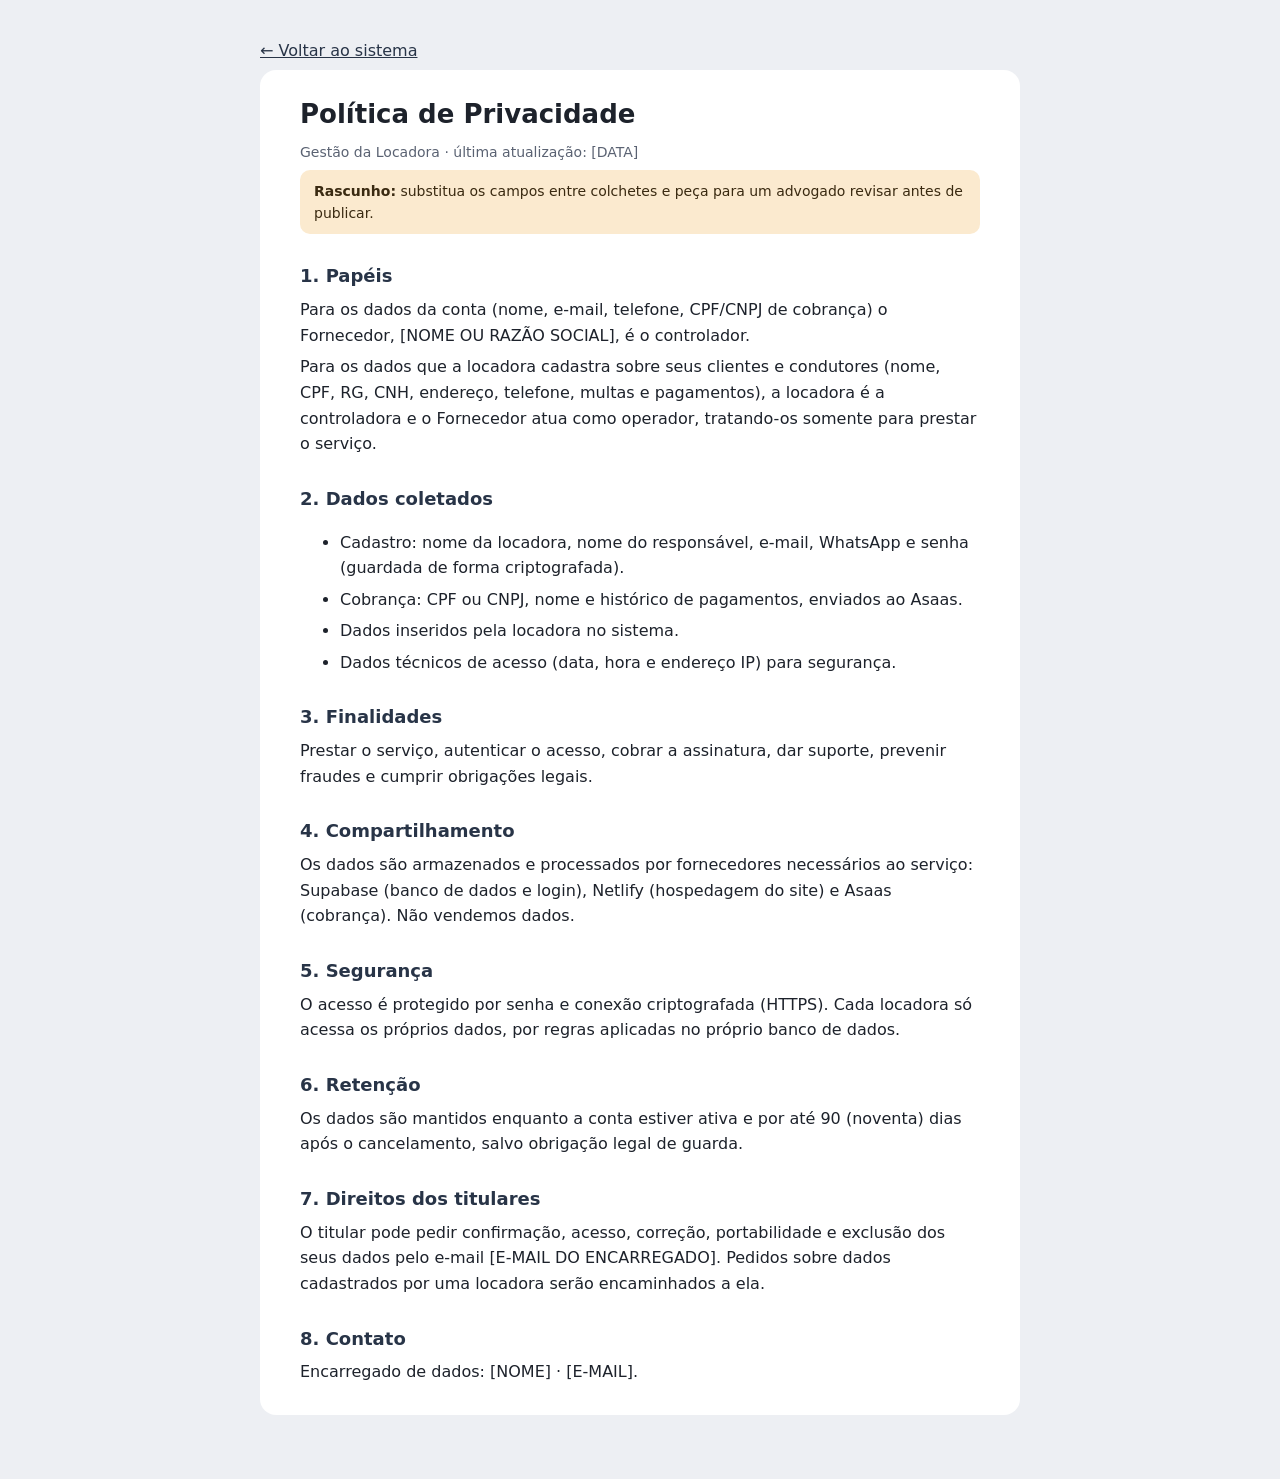
<file: saas/public/privacidade.html>
<!doctype html><html lang="pt-BR"><head><meta charset="utf-8"><meta name="viewport" content="width=device-width,initial-scale=1"><title>Política de Privacidade · Gestão da Locadora</title>
<style>:root{--bg:#EDEFF3;--fg:#1D222B;--muted:#5A6272;--card:#fff;--accent:#283447}@media (prefers-color-scheme:dark){:root{--bg:#1B1D22;--fg:#E4E4E8;--muted:#9BA1AE;--card:#24272E;--accent:#8FA6CB;color-scheme:dark}}
body{margin:0;background:var(--bg);color:var(--fg);font:16px/1.6 system-ui,-apple-system,"Segoe UI",Roboto,sans-serif}main{max-width:760px;margin:0 auto;padding:32px max(16px,env(safe-area-inset-left)) 64px}
article{background:var(--card);border-radius:16px;padding:24px clamp(16px,4vw,40px)}h1{font-size:26px;margin:0 0 4px}h2{font-size:18px;margin:28px 0 6px;color:var(--accent)}p,li{margin:6px 0}.muted{color:var(--muted);font-size:14px}a{color:var(--accent)}
.aviso{background:#FBEACF;color:#3a2a11;border-radius:10px;padding:10px 14px;font-size:14px}</style></head><body><main><p><a href="./">← Voltar ao sistema</a></p><article><h1>Política de Privacidade</h1><p class="muted">Gestão da Locadora · última atualização: [DATA]</p><p class="aviso"><b>Rascunho:</b> substitua os campos entre colchetes e peça para um advogado revisar antes de publicar.</p>
<h2>1. Papéis</h2><p>Para os dados da conta (nome, e-mail, telefone, CPF/CNPJ de cobrança) o Fornecedor, [NOME OU RAZÃO SOCIAL], é o controlador.</p><p>Para os dados que a locadora cadastra sobre seus clientes e condutores (nome, CPF, RG, CNH, endereço, telefone, multas e pagamentos), a locadora é a controladora e o Fornecedor atua como operador, tratando-os somente para prestar o serviço.</p>
<h2>2. Dados coletados</h2><ul><li>Cadastro: nome da locadora, nome do responsável, e-mail, WhatsApp e senha (guardada de forma criptografada).</li><li>Cobrança: CPF ou CNPJ, nome e histórico de pagamentos, enviados ao Asaas.</li><li>Dados inseridos pela locadora no sistema.</li><li>Dados técnicos de acesso (data, hora e endereço IP) para segurança.</li></ul>
<h2>3. Finalidades</h2><p>Prestar o serviço, autenticar o acesso, cobrar a assinatura, dar suporte, prevenir fraudes e cumprir obrigações legais.</p>
<h2>4. Compartilhamento</h2><p>Os dados são armazenados e processados por fornecedores necessários ao serviço: Supabase (banco de dados e login), Netlify (hospedagem do site) e Asaas (cobrança). Não vendemos dados.</p>
<h2>5. Segurança</h2><p>O acesso é protegido por senha e conexão criptografada (HTTPS). Cada locadora só acessa os próprios dados, por regras aplicadas no próprio banco de dados.</p>
<h2>6. Retenção</h2><p>Os dados são mantidos enquanto a conta estiver ativa e por até 90 (noventa) dias após o cancelamento, salvo obrigação legal de guarda.</p>
<h2>7. Direitos dos titulares</h2><p>O titular pode pedir confirmação, acesso, correção, portabilidade e exclusão dos seus dados pelo e-mail [E-MAIL DO ENCARREGADO]. Pedidos sobre dados cadastrados por uma locadora serão encaminhados a ela.</p>
<h2>8. Contato</h2><p>Encarregado de dados: [NOME] · [E-MAIL].</p></article></main></body></html>
</file>
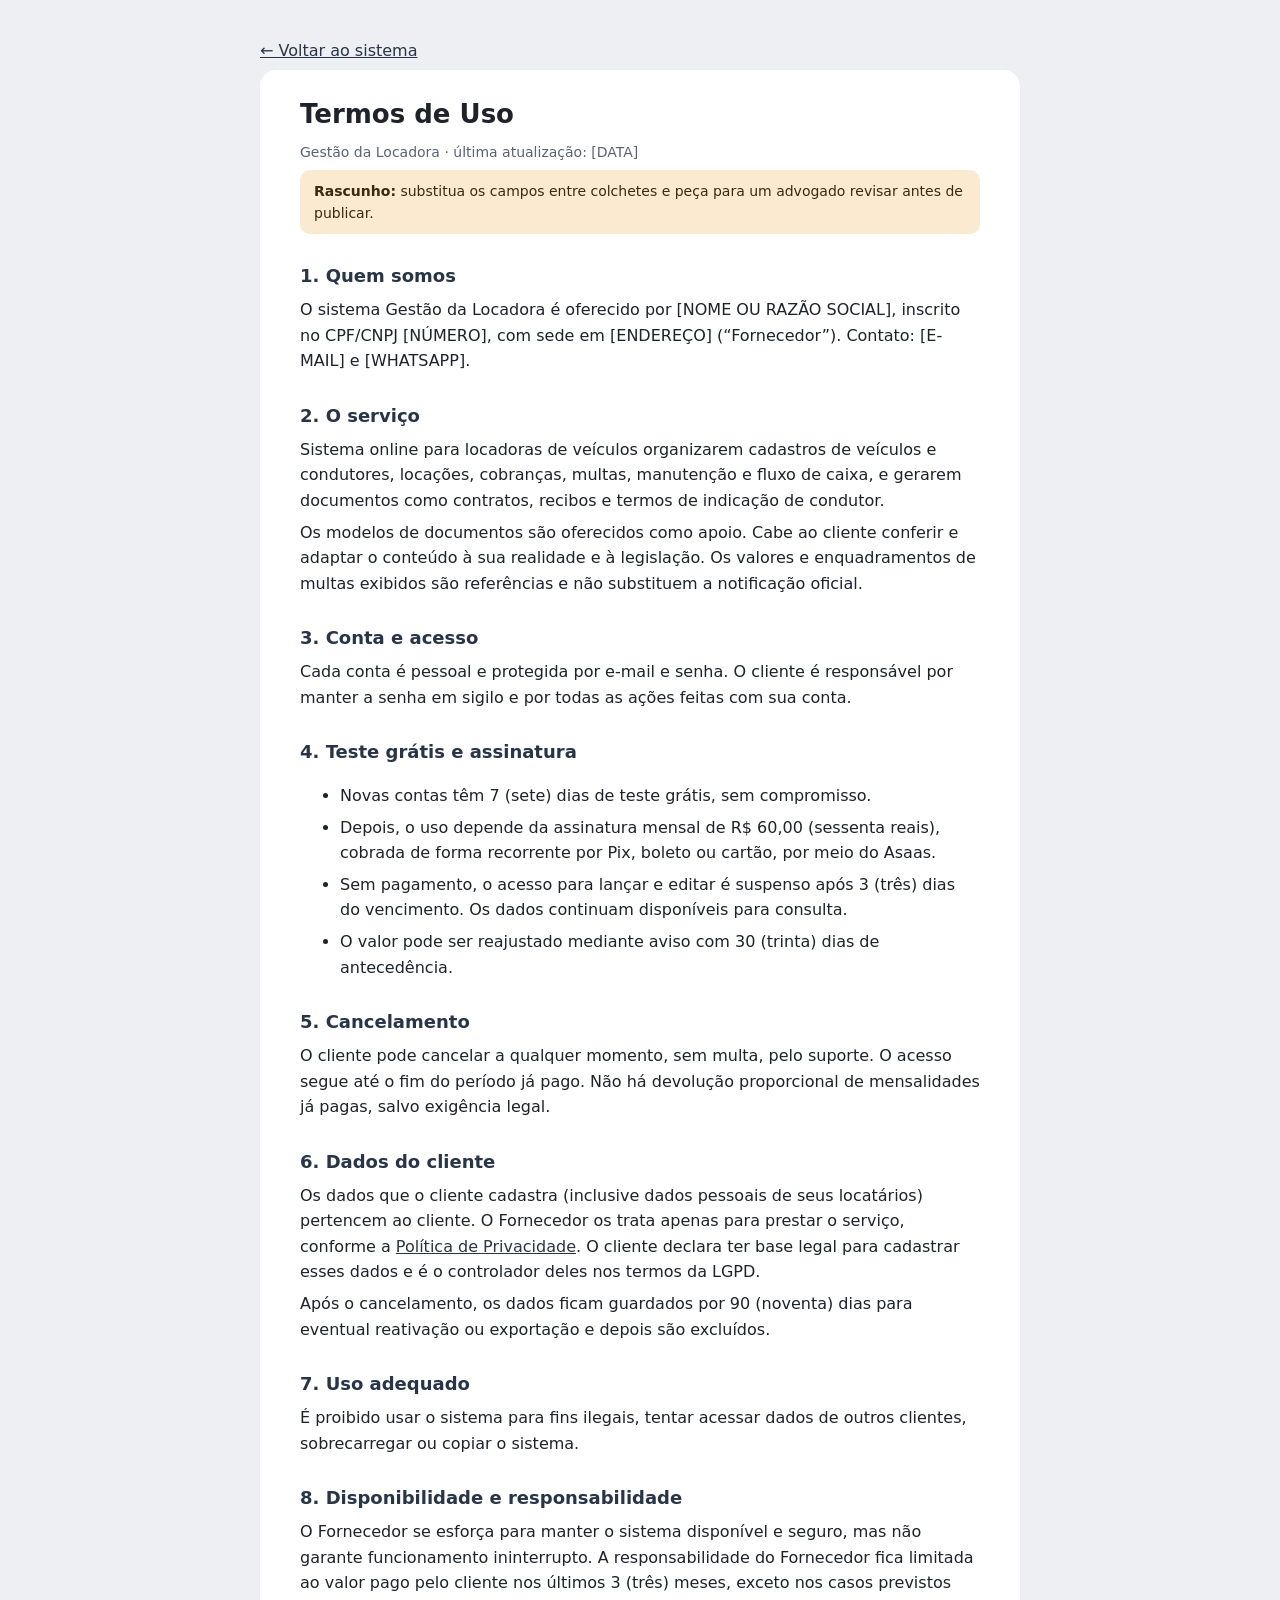
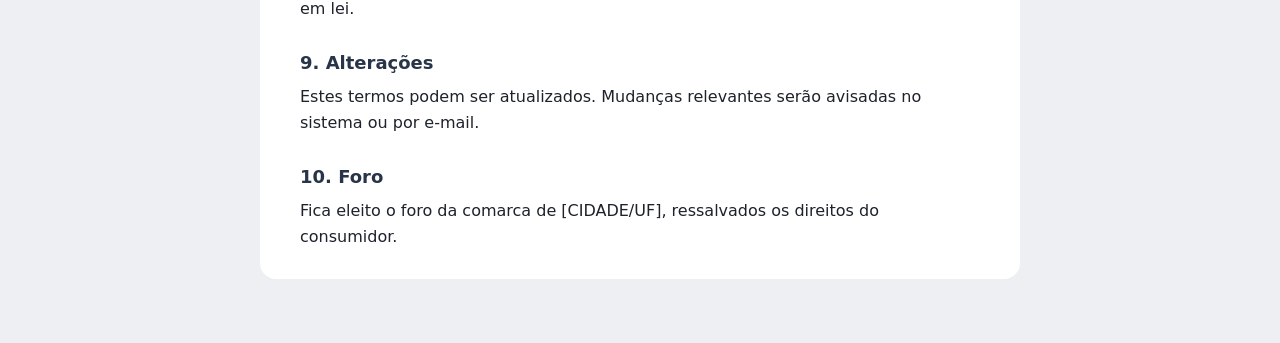
<file: saas/public/termos.html>
<!doctype html><html lang="pt-BR"><head><meta charset="utf-8"><meta name="viewport" content="width=device-width,initial-scale=1"><title>Termos de Uso · Gestão da Locadora</title>
<style>:root{--bg:#EDEFF3;--fg:#1D222B;--muted:#5A6272;--card:#fff;--accent:#283447}@media (prefers-color-scheme:dark){:root{--bg:#1B1D22;--fg:#E4E4E8;--muted:#9BA1AE;--card:#24272E;--accent:#8FA6CB;color-scheme:dark}}
body{margin:0;background:var(--bg);color:var(--fg);font:16px/1.6 system-ui,-apple-system,"Segoe UI",Roboto,sans-serif}main{max-width:760px;margin:0 auto;padding:32px max(16px,env(safe-area-inset-left)) 64px}
article{background:var(--card);border-radius:16px;padding:24px clamp(16px,4vw,40px)}h1{font-size:26px;margin:0 0 4px}h2{font-size:18px;margin:28px 0 6px;color:var(--accent)}p,li{margin:6px 0}.muted{color:var(--muted);font-size:14px}a{color:var(--accent)}
.aviso{background:#FBEACF;color:#3a2a11;border-radius:10px;padding:10px 14px;font-size:14px}</style></head><body><main><p><a href="./">← Voltar ao sistema</a></p><article><h1>Termos de Uso</h1><p class="muted">Gestão da Locadora · última atualização: [DATA]</p><p class="aviso"><b>Rascunho:</b> substitua os campos entre colchetes e peça para um advogado revisar antes de publicar.</p>
<h2>1. Quem somos</h2><p>O sistema Gestão da Locadora é oferecido por [NOME OU RAZÃO SOCIAL], inscrito no CPF/CNPJ [NÚMERO], com sede em [ENDEREÇO] (“Fornecedor”). Contato: [E-MAIL] e [WHATSAPP].</p>
<h2>2. O serviço</h2><p>Sistema online para locadoras de veículos organizarem cadastros de veículos e condutores, locações, cobranças, multas, manutenção e fluxo de caixa, e gerarem documentos como contratos, recibos e termos de indicação de condutor.</p>
<p>Os modelos de documentos são oferecidos como apoio. Cabe ao cliente conferir e adaptar o conteúdo à sua realidade e à legislação. Os valores e enquadramentos de multas exibidos são referências e não substituem a notificação oficial.</p>
<h2>3. Conta e acesso</h2><p>Cada conta é pessoal e protegida por e-mail e senha. O cliente é responsável por manter a senha em sigilo e por todas as ações feitas com sua conta.</p>
<h2>4. Teste grátis e assinatura</h2><ul><li>Novas contas têm 7 (sete) dias de teste grátis, sem compromisso.</li><li>Depois, o uso depende da assinatura mensal de R$ 60,00 (sessenta reais), cobrada de forma recorrente por Pix, boleto ou cartão, por meio do Asaas.</li><li>Sem pagamento, o acesso para lançar e editar é suspenso após 3 (três) dias do vencimento. Os dados continuam disponíveis para consulta.</li><li>O valor pode ser reajustado mediante aviso com 30 (trinta) dias de antecedência.</li></ul>
<h2>5. Cancelamento</h2><p>O cliente pode cancelar a qualquer momento, sem multa, pelo suporte. O acesso segue até o fim do período já pago. Não há devolução proporcional de mensalidades já pagas, salvo exigência legal.</p>
<h2>6. Dados do cliente</h2><p>Os dados que o cliente cadastra (inclusive dados pessoais de seus locatários) pertencem ao cliente. O Fornecedor os trata apenas para prestar o serviço, conforme a <a href="privacidade.html">Política de Privacidade</a>. O cliente declara ter base legal para cadastrar esses dados e é o controlador deles nos termos da LGPD.</p>
<p>Após o cancelamento, os dados ficam guardados por 90 (noventa) dias para eventual reativação ou exportação e depois são excluídos.</p>
<h2>7. Uso adequado</h2><p>É proibido usar o sistema para fins ilegais, tentar acessar dados de outros clientes, sobrecarregar ou copiar o sistema.</p>
<h2>8. Disponibilidade e responsabilidade</h2><p>O Fornecedor se esforça para manter o sistema disponível e seguro, mas não garante funcionamento ininterrupto. A responsabilidade do Fornecedor fica limitada ao valor pago pelo cliente nos últimos 3 (três) meses, exceto nos casos previstos em lei.</p>
<h2>9. Alterações</h2><p>Estes termos podem ser atualizados. Mudanças relevantes serão avisadas no sistema ou por e-mail.</p>
<h2>10. Foro</h2><p>Fica eleito o foro da comarca de [CIDADE/UF], ressalvados os direitos do consumidor.</p></article></main></body></html>
</file>
